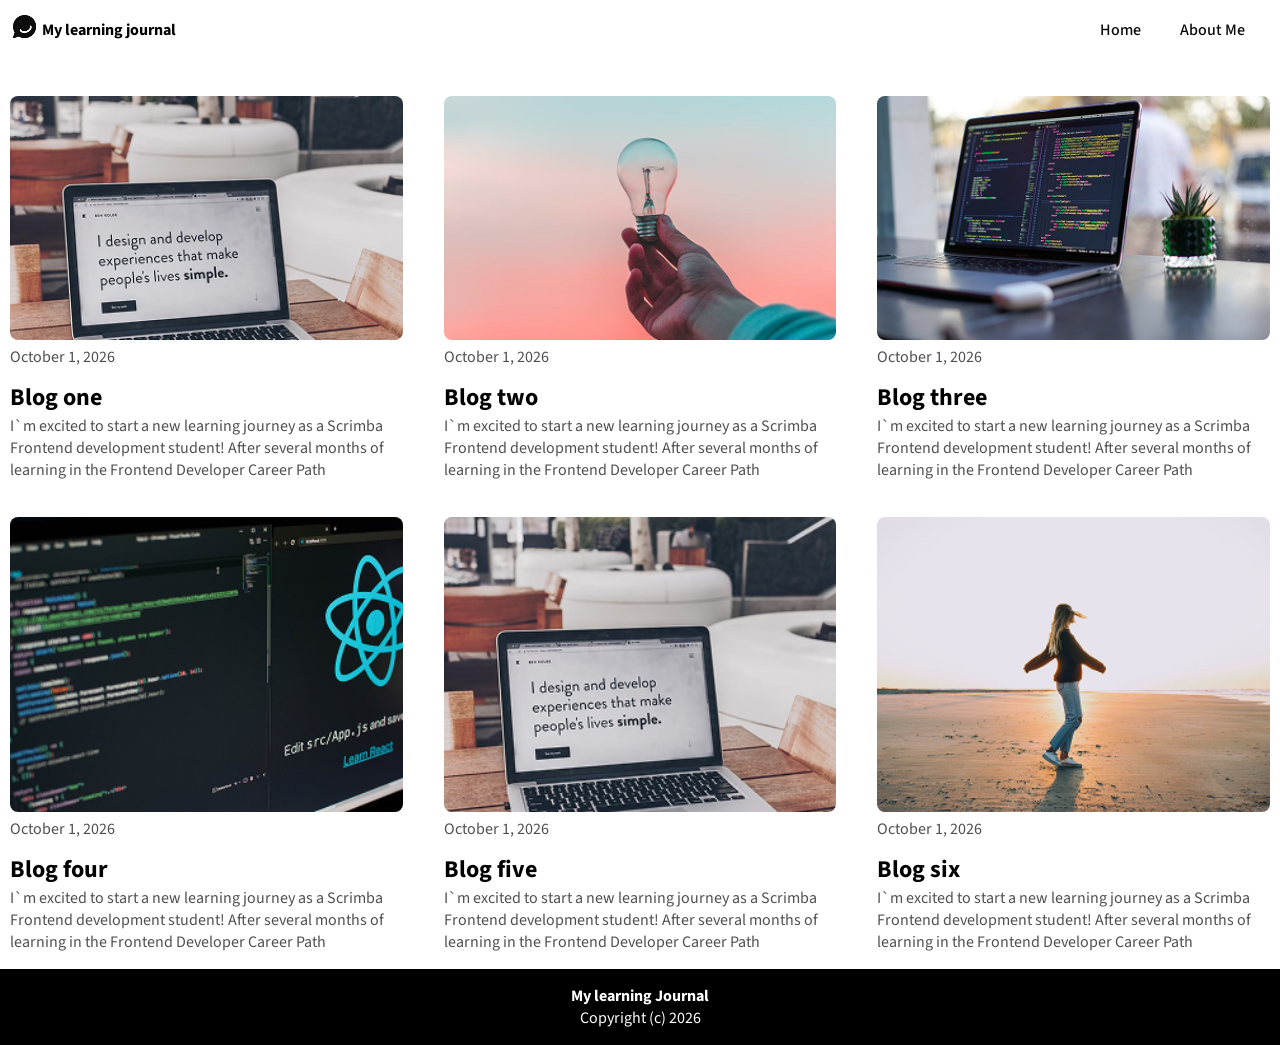
<file: index.html>
<!DOCTYPE html>
<html>
    <head>
        <link href="./style.css" rel="stylesheet">
        <meta name="viewport" content="width=device-width, initial-scale=1.0">
        <title> My Learning Journal</title
        <link rel="preconnect" href="https://fonts.googleapis.com">
        <link rel="preconnect" href="https://fonts.gstatic.com" crossorigin>
        <link href="https://fonts.googleapis.com/css2?family=Source+Sans+3:ital,wght@0,200..900;1,200..900&display=swap" rel="stylesheet">
    </head>
    <body>
       <div class="container">

           <header>

          <div class="header">
            <div class="logo-container">
                <div class="logo-img-container">
                    <img src="./images/image 17.png"
                        alt="an image of a black chat like icon  "
                        class="logo"/>
                </div>
                <h3> My learning journal</h3>
            </div>
            <nav>
                <ul>
                    <li> <a href="./index.html">Home</a></li>
                    <li> <a href="./about-me.html"> About Me</a></li>
                </ul>
            </nav>
          </div>

           </header>

           <main>
               <div class="main">
                  <a href="./post.html">
                      <div class="hero-section">
                   <p> October 1, 2026</p>
                   <h1> My new Journey as a software engineering
                       student</h1>
                   <p> After several months of learning in the Frontend
                       Developer Career Path, I`ve made the big jump over
                       to the Bootcamp to get expert code reviews of my Solo Projects
                       and meet like-minded peers.

                   </p>
                  </div>
                  </a>
                   <div class="blog blog-one">
                       <div class="img-container">
                           <img src="./images/article-image-01.png"
                               alt="an image displaying a some programming codes
                               in a macbook laptop on a table, with a office like view"
                               class="post-img" />
                       </div>
                            <p>
                                October 1, 2026
                            </p>
                            <h2> Blog one </h2>
                            <p> I`m excited to start a new learning journey
                                as a Scrimba Frontend development student!
                                After several months of learning in the Frontend
                                Developer Career Path</p>

                     </div>
                   <div class="blog blog-two">
                       <div class="img-container">
                           <img src="./images/article-image-02.png"
                               alt="an image displaying a hand hold a bulb with no light shining from it, above a gloomy weather"
                            class="post-img"/>
                       </div>
                            <p>
                                October 1, 2026
                            </p>
                            <h2> Blog two </h2>
                            <p> I`m excited to start a new learning journey
                                as a Scrimba Frontend development student!
                                After several months of learning in the Frontend
                                Developer Career Path</p>

                   </div>
                   <div class="blog blog-three">
                       <div class="img-container">
                           <img src="./images/article-image-03.png"
                               alt="an image displaying a laptop displayin gon its screen
                               'I design and develop experiences that make people`s lives simple.'" class="post-img"/>
                       </div>
                            <p>
                                October 1, 2026
                            </p>
                            <h2> Blog three </h2>
                            <p> I`m excited to start a new learning journey
                                as a Scrimba Frontend development student!
                                After several months of learning in the Frontend
                                Developer Career Path</p>

                   </div>
                   <a href="" class="view"> View More</a>
                   <div class="blog blog-four big">
                       <div class="img-container">
                           <img src="./images/blog-image-01.png"
                               alt="an image displaying a some programming codes
                               in a macbook laptop on a table, with a office like view"
                               class="post-img" />
                       </div>
                            <p>
                                October 1, 2026
                            </p>
                            <h2> Blog four </h2>
                            <p> I`m excited to start a new learning journey
                                as a Scrimba Frontend development student!
                                After several months of learning in the Frontend
                                Developer Career Path</p>

                     </div>
                   <div class="blog blog-five big">
                       <div class="img-container">
                           <img src="./images/blog-image-02.png"
                               alt="an image displaying a hand hold a bulb with no light shining from it, above a gloomy weather"
                            class="post-img"/>
                       </div>
                            <p>
                                October 1, 2026
                            </p>
                            <h2> Blog five </h2>
                            <p> I`m excited to start a new learning journey
                                as a Scrimba Frontend development student!
                                After several months of learning in the Frontend
                                Developer Career Path</p>

                   </div>
                   <div class="blog blog-six big">
                       <div class="img-container">
                           <img src="./images/blog-image-03.png"
                               alt="an image displaying a laptop displayin gon its screen
                               'I design and develop experiences that make people`s lives simple.'" class="post-img"/>
                       </div>
                            <p>
                                October 1, 2026
                            </p>
                            <h2> Blog six </h2>
                            <p> I`m excited to start a new learning journey
                                as a Scrimba Frontend development student!
                                After several months of learning in the Frontend
                                Developer Career Path</p>

                   </div>
               </div>
           </main>

           <footer>
             <div class="footer">
                 <h3> My learning Journal</h3>
                 <p> Copyright (c) 2026</p>
             </div>
           </footer>

       </div>
    </body>
</html>
</file>
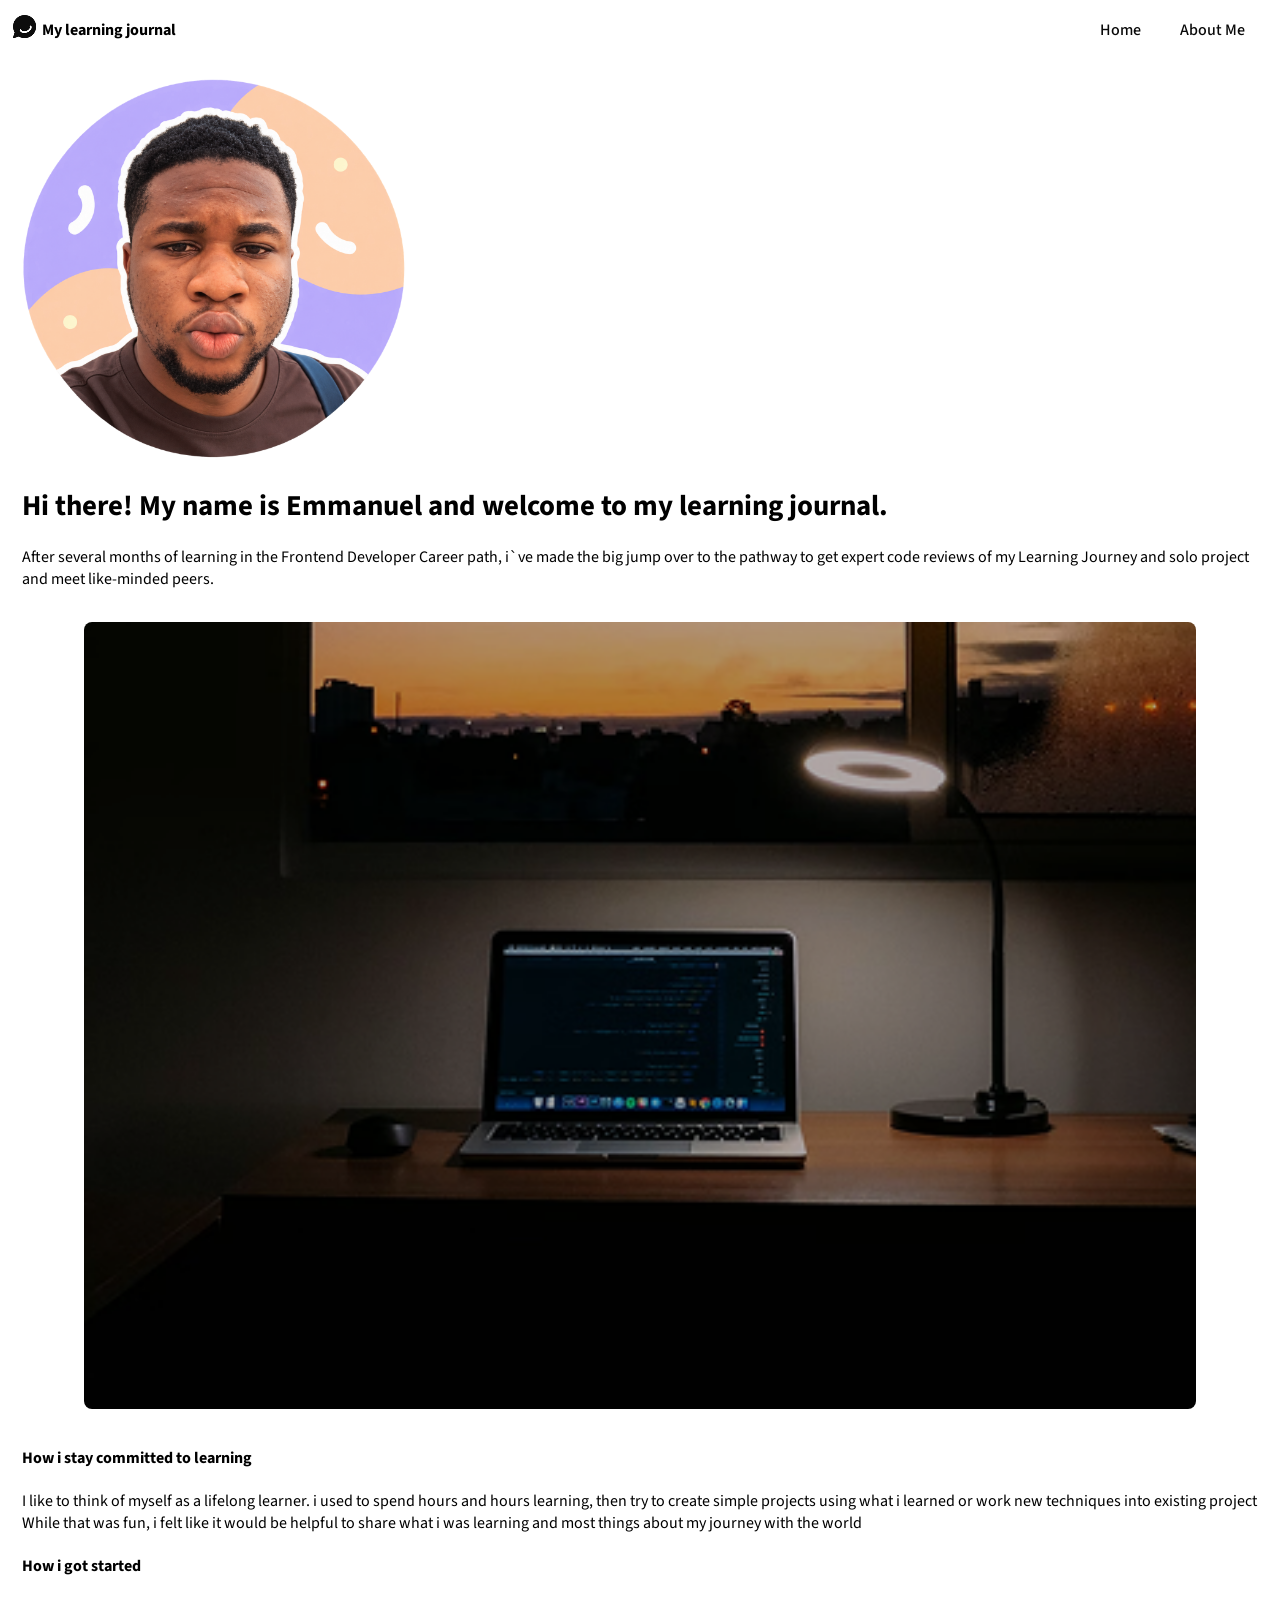
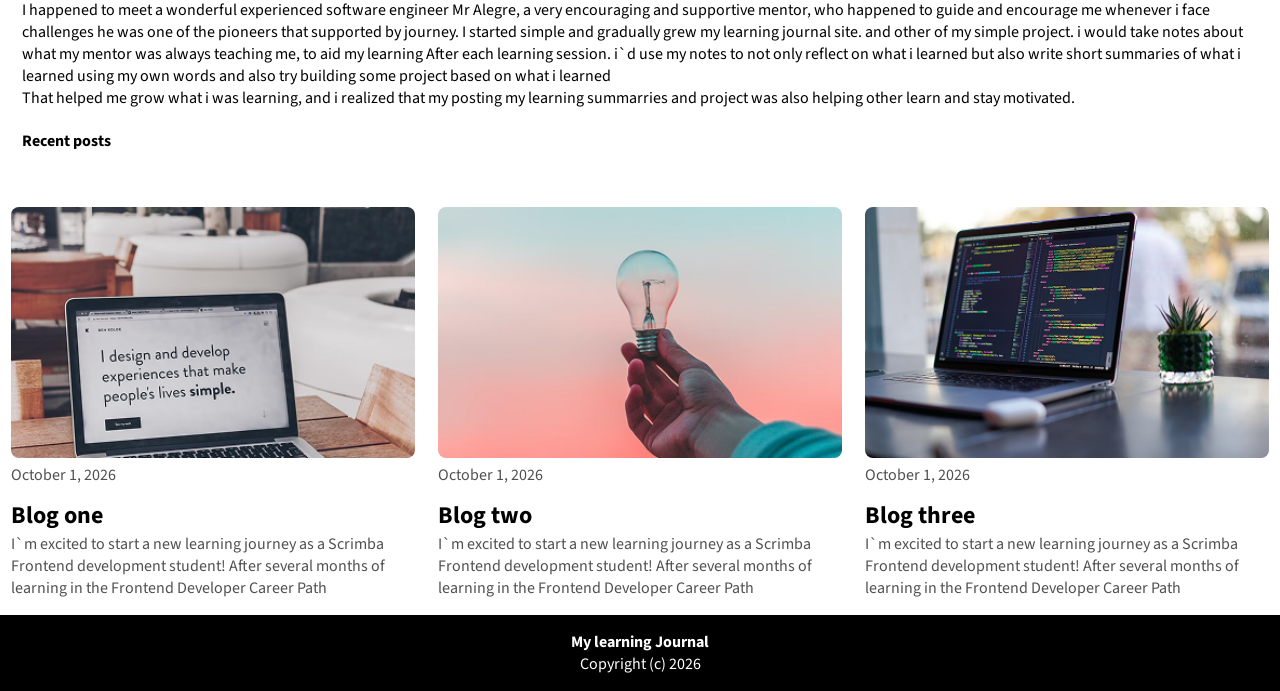
<file: about-me.html>
<!DOCTYPE html>
<html>
    <head>
        <link href="./style.css" rel="stylesheet">
        <meta name="viewport" content="width=device-width, initial-scale=1.0">
        <title> About me - My Learning Journal </title
        <link rel="preconnect" href="https://fonts.googleapis.com">
        <link rel="preconnect" href="https://fonts.gstatic.com" crossorigin>
        <link href="https://fonts.googleapis.com/css2?family=Source+Sans+3:ital,wght@0,200..900;1,200..900&display=swap" rel="stylesheet">
    </head>
    <body>
       <div class="container">

           <header>

          <div class="header">
            <div class="logo-container">
                <div class="logo-img-container">
                    <img src="./images/image 17.png"
                        alt="an image of a black chat like icon  "
                        class="logo"/>
                </div>
                <h3> My learning journal</h3>
            </div>
            <nav>
                <ul>
                    <li> <a href="./index.html">Home</a></li>
                    <li> <a href="./about-me.html"> About Me</a></li>
                </ul>
            </nav>
          </div>

           </header>

           <main>
               <div class="main2">
                   <div class="post">
                       <div class="profile-container">
                           <img src="./images/Lavender Peach Sticker Portrait.png" class="profile-img" />
                       </div>

                       <h1> Hi there! My name is Emmanuel and welcome to my learning
                           journal.</h1>
                       <p> After several months of learning in the Frontend Developer
                           Career path, i`ve made the big jump over to the pathway to get expert
                           code reviews of my Learning Journey and solo project and meet like-minded peers.</p>
                       <div class="img-container about-img">
                           <img src="./images/article-image-hero.png"
                               alt="an image displaying a hand hold a bulb with no light shining from it, above a gloomy weather"
                             class="post-img"/>
                       </div>
                       <h4> How i stay committed to learning</h4>
                       <p>I like to think of myself as a lifelong learner. i used to
                           spend hours and hours learning, then try to create simple projects
                           using what i learned or work new techniques into existing project</p>
                       <p> While that was fun, i felt like it would be helpful to share what i was learning
                           and most things about my journey with the world</p>
                       <h4> How i got started</h4>
                       <p> I happened to meet a wonderful experienced software engineer Mr Alegre, a very encouraging and supportive mentor,  who happened to guide and encourage me whenever i face challenges
                           he was one of the pioneers that supported by journey. I started simple and gradually grew my learning journal site.
                           and other of my simple project. i would take notes about what my mentor was always teaching me, to aid my learning
                           After each learning session. i`d use my notes to not only reflect on what i learned but also write short summaries of what i learned using my own words and also try building some project based on what i learned
                         </p>
                         <p> That helped me grow what i was learning, and i realized that my posting my learning summarries and project was also helping other learn and stay motivated.</p>
                         <h4> Recent posts</h4>
                   </div>

                          <div class="blog blog-one">
                              <div class="img-container">
                                  <img src="./images/article-image-01.png"
                                      alt="an image displaying a some programming codes
                                      in a macbook laptop on a table, with a office like view"
                                      class="post-img" />
                              </div>
                                   <p>
                                       October 1, 2026
                                   </p>
                                   <h2> Blog one </h2>
                                   <p> I`m excited to start a new learning journey
                                       as a Scrimba Frontend development student!
                                       After several months of learning in the Frontend
                                       Developer Career Path</p>

                            </div>
                          <div class="blog blog-two">
                              <div class="img-container">
                                  <img src="./images/article-image-02.png"
                                      alt="an image displaying a hand hold a bulb with no light shining from it, above a gloomy weather"
                                   class="post-img"/>
                              </div>
                                   <p>
                                       October 1, 2026
                                   </p>
                                   <h2> Blog two </h2>
                                   <p> I`m excited to start a new learning journey
                                       as a Scrimba Frontend development student!
                                       After several months of learning in the Frontend
                                       Developer Career Path</p>

                          </div>
                          <div class="blog blog-three">
                              <div class="img-container">
                                  <img src="./images/article-image-03.png"
                                      alt="an image displaying a laptop displayin gon its screen
                                      'I design and develop experiences that make people`s lives simple.'" class="post-img"/>
                              </div>
                                   <p>
                                       October 1, 2026
                                   </p>
                                   <h2> Blog three </h2>
                                   <p> I`m excited to start a new learning journey
                                       as a Scrimba Frontend development student!
                                       After several months of learning in the Frontend
                                       Developer Career Path</p>

                          </div>





               </div>
           </main>

           <footer>
             <div class="footer">
                 <h3> My learning Journal</h3>
                 <p> Copyright (c) 2026</p>
             </div>
           </footer>

       </div>
    </body>
</html>
</file>
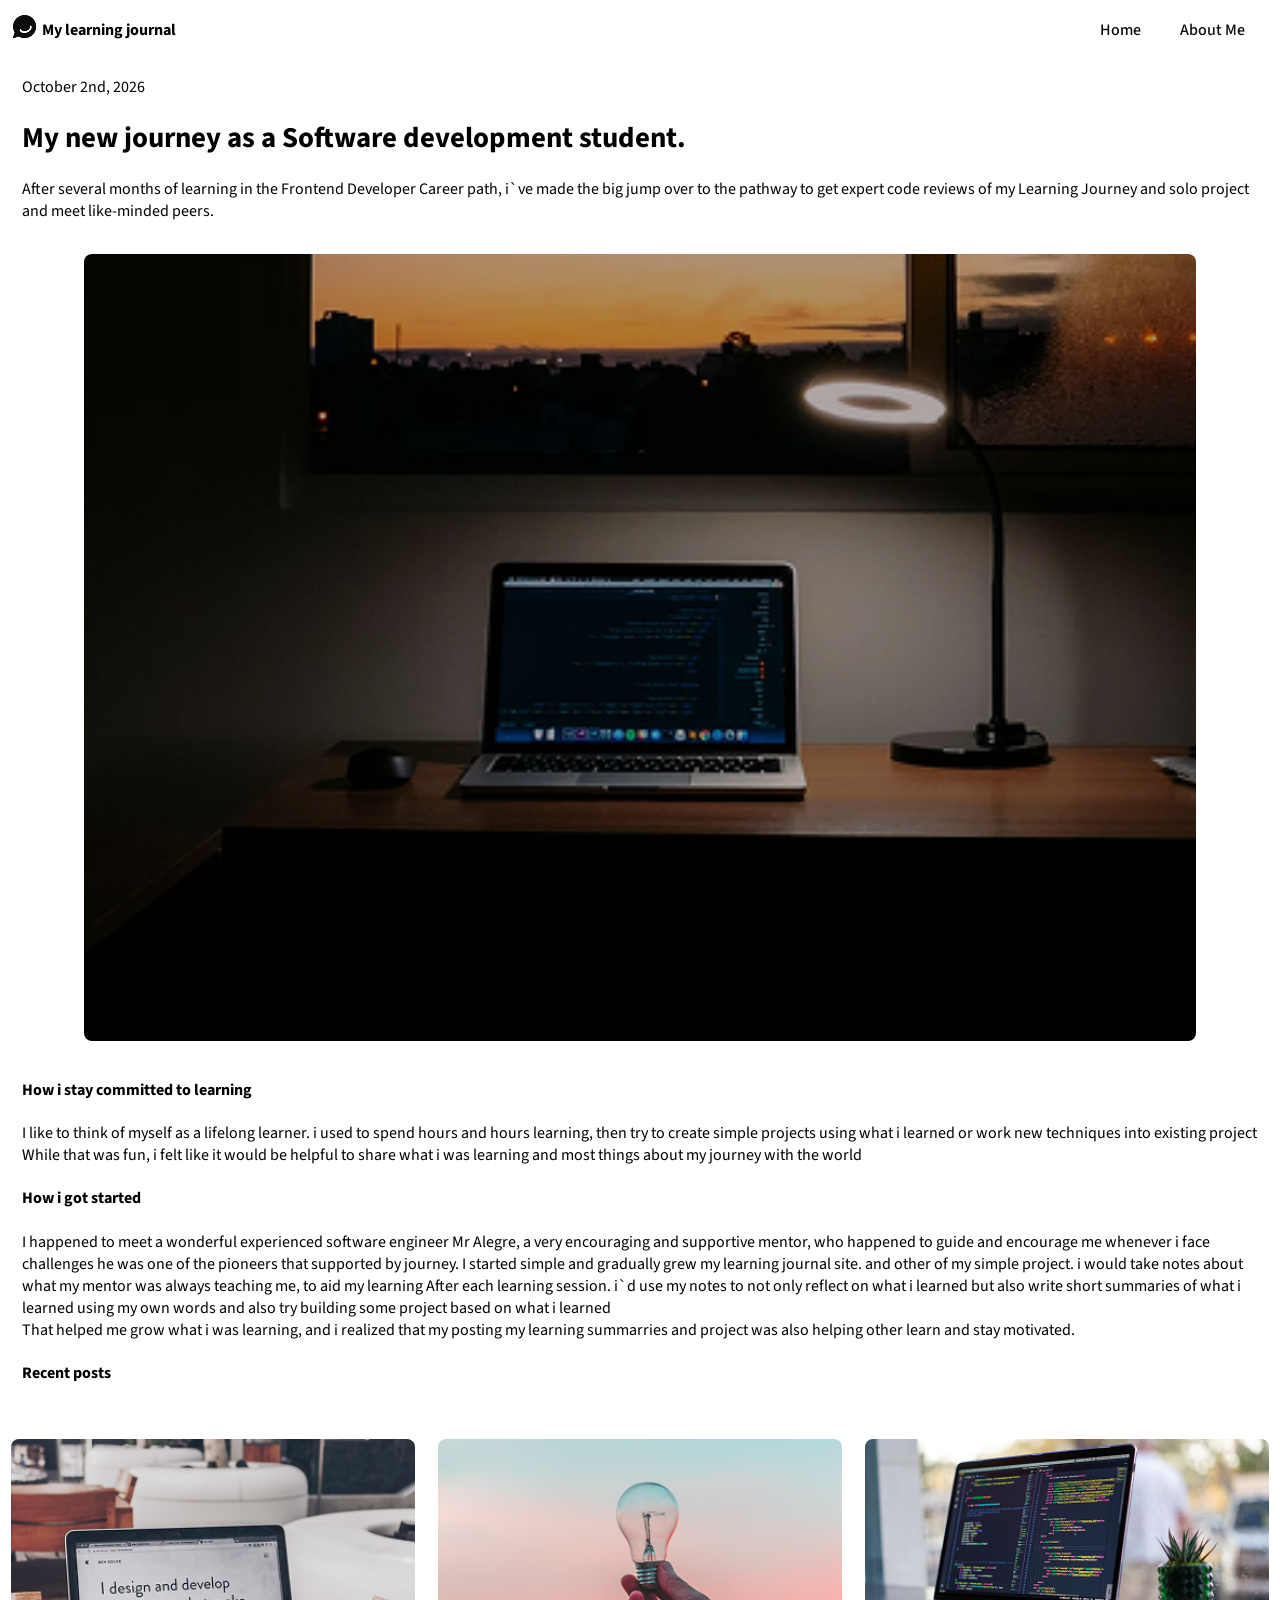
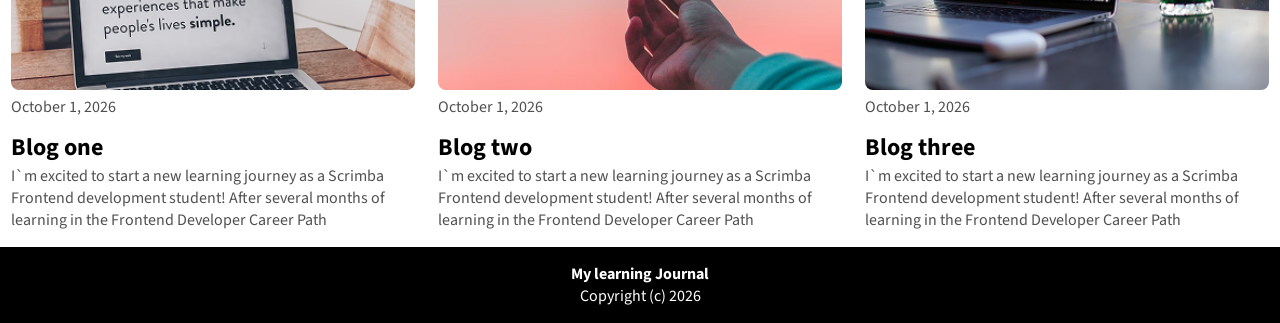
<file: post.html>
<!DOCTYPE html>
<html>
    <head>
        <link href="./style.css" rel="stylesheet">
        <meta name="viewport" content="width=device-width, initial-scale=1.0">
        <title> My Learning Journal</title
        <link rel="preconnect" href="https://fonts.googleapis.com">
        <link rel="preconnect" href="https://fonts.gstatic.com" crossorigin>
        <link href="https://fonts.googleapis.com/css2?family=Source+Sans+3:ital,wght@0,200..900;1,200..900&display=swap" rel="stylesheet">
    </head>
    <body>
       <div class="container">

           <header>

          <div class="header">
            <div class="logo-container">
                <div class="logo-img-container">
                    <img src="./images/image 17.png"
                        alt="an image of a black chat like icon  "
                        class="logo"/>
                </div>
                <h3> My learning journal</h3>
            </div>
            <nav>
                <ul>
                    <li> <a href="./index.html">Home</a></li>
                    <li> <a href="./about-me.html"> About Me</a></li>
                </ul>
            </nav>
          </div>

           </header>

           <main>
               <div class="main2">
                   <div class="post">
                       <p> October 2nd, 2026</p>
                       <h1> My new journey as a Software development student.</h1>
                       <p> After several months of learning in the Frontend Developer
                           Career path, i`ve made the big jump over to the pathway to get expert
                           code reviews of my Learning Journey and solo project and meet like-minded peers.</p>
                       <div class="img-container">
                           <img src="./images/article-image-hero.png"
                               alt="an image displaying a hand hold a bulb with no light shining from it, above a gloomy weather"
                             class="post-img"/>
                       </div>
                       <h4> How i stay committed to learning</h4>
                       <p>I like to think of myself as a lifelong learner. i used to
                           spend hours and hours learning, then try to create simple projects
                           using what i learned or work new techniques into existing project</p>
                       <p> While that was fun, i felt like it would be helpful to share what i was learning
                           and most things about my journey with the world</p>
                       <h4> How i got started</h4>
                       <p> I happened to meet a wonderful experienced software engineer Mr Alegre, a very encouraging and supportive mentor,  who happened to guide and encourage me whenever i face challenges
                           he was one of the pioneers that supported by journey. I started simple and gradually grew my learning journal site.
                           and other of my simple project. i would take notes about what my mentor was always teaching me, to aid my learning
                           After each learning session. i`d use my notes to not only reflect on what i learned but also write short summaries of what i learned using my own words and also try building some project based on what i learned
                         </p>
                         <p> That helped me grow what i was learning, and i realized that my posting my learning summarries and project was also helping other learn and stay motivated.</p>
                         <h4> Recent posts</h4>
                   </div>

                          <div class="blog blog-one">
                              <div class="img-container">
                                  <img src="./images/article-image-01.png"
                                      alt="an image displaying a some programming codes
                                      in a macbook laptop on a table, with a office like view"
                                      class="post-img" />
                              </div>
                                   <p>
                                       October 1, 2026
                                   </p>
                                   <h2> Blog one </h2>
                                   <p> I`m excited to start a new learning journey
                                       as a Scrimba Frontend development student!
                                       After several months of learning in the Frontend
                                       Developer Career Path</p>

                            </div>
                          <div class="blog blog-two">
                              <div class="img-container">
                                  <img src="./images/article-image-02.png"
                                      alt="an image displaying a hand hold a bulb with no light shining from it, above a gloomy weather"
                                   class="post-img"/>
                              </div>
                                   <p>
                                       October 1, 2026
                                   </p>
                                   <h2> Blog two </h2>
                                   <p> I`m excited to start a new learning journey
                                       as a Scrimba Frontend development student!
                                       After several months of learning in the Frontend
                                       Developer Career Path</p>

                          </div>
                          <div class="blog blog-three">
                              <div class="img-container">
                                  <img src="./images/article-image-03.png"
                                      alt="an image displaying a laptop displayin gon its screen
                                      'I design and develop experiences that make people`s lives simple.'" class="post-img"/>
                              </div>
                                   <p>
                                       October 1, 2026
                                   </p>
                                   <h2> Blog three </h2>
                                   <p> I`m excited to start a new learning journey
                                       as a Scrimba Frontend development student!
                                       After several months of learning in the Frontend
                                       Developer Career Path</p>

                          </div>





               </div>
           </main>

           <footer>
             <div class="footer">
                 <h3> My learning Journal</h3>
                 <p> Copyright (c) 2026</p>
             </div>
           </footer>

       </div>
    </body>
</html>
</file>
<file: style.css>
*{
    box-sizing: border-box;
}

body{
    margin: 0;
    padding: 0;
    font-family: "Source Sans 3", sans-serif;
}

.container{
    max-width: 100vw;
    margin: 0  auto;
    display: grid;
    grid-template-columns: 1fr;
    grid-template-areas:
    "head"
    "main"
    "foot"
    ;
}

/*topography*/

h1{
    font-size: 1.8rem;
}
h2{
    font-size: 1.5rem;
}

h3{
    font-size: 1rem;
}

p{
    font-size: 1rem;
}

/*header*/

.header{
    display: flex;
    justify-content: space-between;
    gap: 1em;
}

.logo-container{
    display: flex;
   width: 40%;
   align-items: center;
   gap: 5px;
   margin-left: 0.8em;
}

.logo-img-container{
    max-width: 10vw;
}
.logo{
    width: 100%;
    object-fit: contain;
}

/*header nav*/




nav ul{
    display: flex;
    justify-content: space-around;
    gap: 2em;
    margin-right: 2em;
}

nav li{
    display: block;
    list-style-type: none;
    padding: 0.2em;

}

nav li:hover{
    background-color: grey;
}

nav a{
    text-decoration: none;
    color: #090909;
    font-weight: 500;
}



/*mobile screen grid*/
header{
    grid-area: head;

}

footer{
    grid-area: foot;
}



/*main*/
.main{
    display: grid;
    grid-area: main;
    grid-template-columns: 1fr;
    grid-template-areas:
    "hero"
    "blog1"
    "blog2"
    "blog3"
    ;
    gap: 20px;
}




/*hero section*/
.hero-section{
    background-image: url('./images/article-image-hero.png');
    background-size: cover;
    display: flex;
    flex-direction: column;
    grid-area: hero;
    max-width: 100vw;
    max-height: 70vh;
    width: 100%;
    color: white;
    padding: 3em 2em 1em 1em;
}




.blog-one, .blog-two, .blog-three{
    display: flex;
    flex-direction: column;
}


/*blog-one*/

.blog-one {
  grid-area: blog1;
}

.blog-two {
  grid-area: blog2;
}

.blog-three {
  grid-area: blog3;
}

/*blog container*/
.blog{
    width: 90%;
    max-width: 90vw;
    margin: 1em auto 0;
}

.blog h2, p{
    margin-bottom: 0em;
    margin-top: 0.5em;

}

.blog p{
    color: #505050;
}

.big{
    display: none;
}

/*img*/
.img-container{
    max-width: 90vw;
    width: 100%;


}

.post-img{
    width: 100%;
    object-fit: cover;
     border-radius: 8px;
}

/*link*/

.main a{
    text-decoration: none;
}
.main .view{
    text-align: center;
    text-decoration: none;
    color: black;
    text-decoration: underline;
    font-weight: 600;
}


/*footer*/
.footer{
    display: flex;
    flex-direction: column;
    background-color: black;
    color: white;
    text-align: center;
    padding: 1em;
    margin-top: 1em;
}

.footer h3, p{
    margin-bottom: 0em;
    margin-top: 0em;
}

/*post page*/


.post {
  grid-area: post;
  width: 100%;
  margin: 0 auto;
  padding: 1em 1.4em;

}

.post .img-container{
    max-width: 90vw;
    margin: 2em auto;
    width: 90%;
}
.blog-one {
  grid-area: blog1;
}

.blog-two {
  grid-area: blog2;
}

.blog-three {
  grid-area: blog3;
}

.main2{
    display: grid;
    margin: 0 auto;
    grid-template-columns: repeat(1, 1fr);
    grid-template-areas:
    "post"
    "blog1"
    "blog2"
    "blog3"
    ;

}

/*profile page*/
.profile-container{
    max-width: 30vw;
}
.profile-img{
    width: 100%;
    object-fit: contain;
}

/*


post page media query*//* post page media query*/
@media(min-width: 700px){
  .main2 {
    display: grid;
    grid-template-columns: repeat(6, 1fr); /* 3 equal columns */
    grid-template-areas:
      "post post post post post post"
      "blog1  blog1 blog2 blog2 blog3 blog3";
    gap: 2px; /* Optional: Adds space between the columns */
  }

  .post {
    grid-area: post;
    width: 100%;
  }

 .main2 .blog-one {
    grid-area: blog1;
  }

 .main2 .blog-two {
    grid-area: blog2;
  }

 .main2  .blog-three {
    grid-area: blog3;
  }
}




/*media query*/@media (min-width: 700px) {

    .blog{
        width: 95%;
        max-width: 100vw;
    }

  .about-img{
      width: 70%;
      max-width: 60vw;
  }

    .big{
        display: block;
    }
  .main a{
      display: none;
  }

  .main {
    display: grid;    /* 2fr or 1fr works here, repeat(6, 1fr) is more standard */
    grid-template-columns: repeat(12, 2fr);
    grid-template-areas:
      "hero     hero     hero     hero     hero     hero   hero     hero     hero     hero     hero     hero"
      "blog-one blog-one blog-one blog-one blog-two blog-two blog-two blog-two blog-three blog-three blog-three blog-three"
      "blog-four blog-four blog-four blog-four blog-five blog-five blog-five blog-five blog-six blog-six blog-six blog-six";
  }

  .hero-section{
      grid-area: hero;
  }

  .main .blog-one {
    grid-area: blog-one;
  }
  .main .blog-two {
    grid-area: blog-two;
  }
  .main .blog-three {
    grid-area: blog-three;
  }

  .main .blog-four{
      grid-area: blog-four;
  }

  .main .blog-five{
      grid-area: blog-five;
  }

  .main .blog-six{
      grid-area: blog-six;
  }
}
</file>
